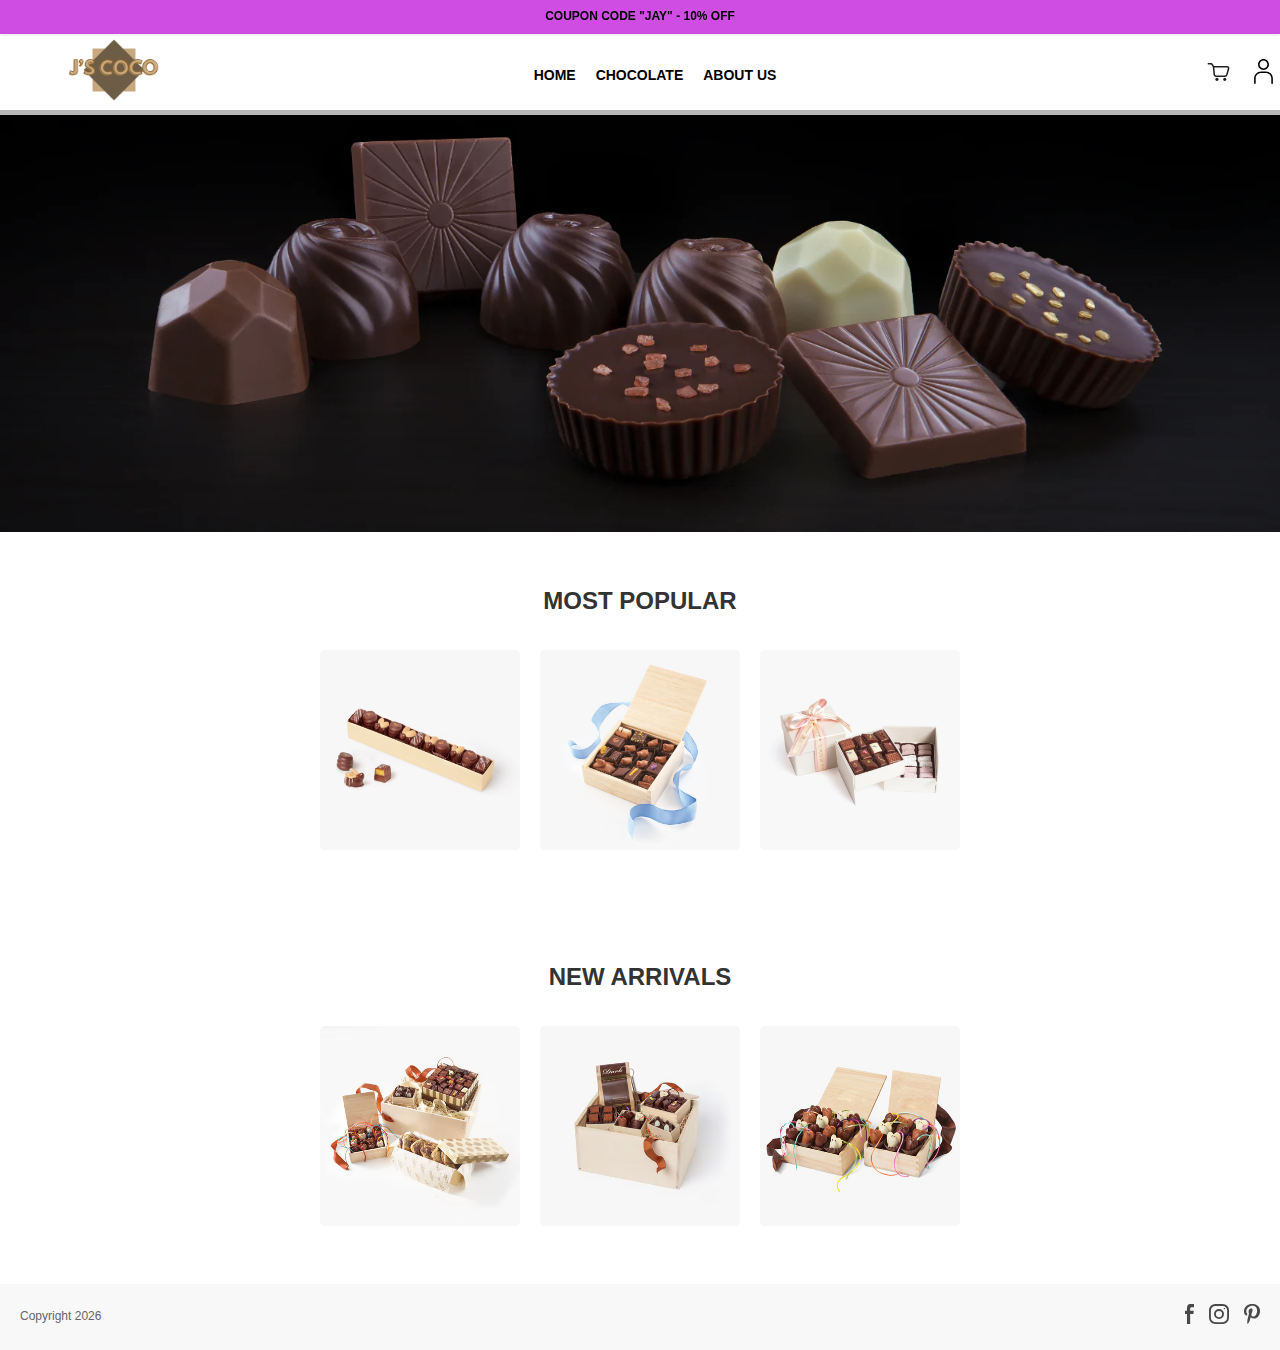
<file: index.html>
<!DOCTYPE html>
<html lang="en">
<head>
    <meta charset="UTF-8">
    <meta name="viewport" content="width=device-width, initial-scale=1.0">
    <link rel="stylesheet" href="Styles/Shared.css">
    <link rel="stylesheet" href="Styles/Home.css">
    <script src="Scripts/auto-coupon.js"></script>

    <link rel="icon" type="image/x-icon" href="Images/Icons/LogoMain.png">
    <title>J's Coco</title>
</head>
<body>
    <header>
        <div class="coupon-slider">
            <div class="coupon-slides"></div>
        </div>
        <img class="main-logo" src="Images/Icons/LogoMain.png" alt="logo">

        <nav class="header-nav">
            <a href="index.html">HOME</a>
            <a href="shop.html">CHOCOLATE</a>
            <a href="About.html">ABOUT US</a>
        </nav>

        <div class="header-icons">
            <a href="Cart.html"><img src="Images/Icons/shopping-cart.svg" alt="cart"></a>
            <a href="Account.html"><img src="Images/Icons/user-icon.svg" alt="user"></a>
        </div>
    </header>   
    <main>
        <div class="display-header">
            <img src="Images/Slides/Chocolate_Banner2.png" alt="Banner">
        </div>
        <section class="product-listing">
            <h2>MOST POPULAR</h2>
            <div class="product-grid">
                <div class="product-item">
                    <a href=""><img src="Images/Products/Chocolate1.jpg" alt="Chocolate1"></a>
                    <div class="product-title">Dark Chocolate Box</div>
                </div>
                <div class="product-item">
                    <a href=""><img src="Images/Products/Chocolate2.jpg" alt="Chocolate2"></a>
                    <div class="product-title">Milk Chocolate Collection</div>
                </div>
                <div class="product-item">
                    <a href=""><img src="Images/Products/Chocolate3.jpg" alt="Chocolate3"></a>
                    <div class="product-title">Assorted Truffles</div>
                </div>
            </div>
        </section>

        <section class="product-listing">
            <h2>NEW ARRIVALS</h2>
            <div class="product-grid">
                <div class="product-item">
                    <a href=""><img src="Images/Products/ChocolateBundle1.png" alt="ChocolateBundle1"></a>
                    <div class="product-title">Holiday Gift Set</div>
                </div>
                <div class="product-item">
                    <a href=""><img src="Images/Products/ChocolateBundle2.png" alt="ChocolateBundle2"></a>
                    <div class="product-title">Premium Collection</div>
                </div>
                <div class="product-item">
                    <a href=""><img src="Images/Products/ChocolateBundle3.png" alt="ChocolateBundle3"></a>
                    <div class="product-title">Luxury Chocolate Box</div>
                </div>
            </div>
        </section>
    </main>
    <footer>
        <span>Copyright <script>document.write(new Date().getFullYear());</script></span>
        <div class="social">
            <a href="https://fb.com"><img src="Images/Icons/facebook.svg" alt="facebook"></a>
            <a href="https://www.instagram.com/"><img src="Images/Icons/instagram.svg" alt="instagram"></a>
            <a href="https://www.pinterest.com/"><img src="Images/Icons/pinterest.svg" alt="pinterest"></a>
        </div>
    </footer>
</body>
</html>
</file>
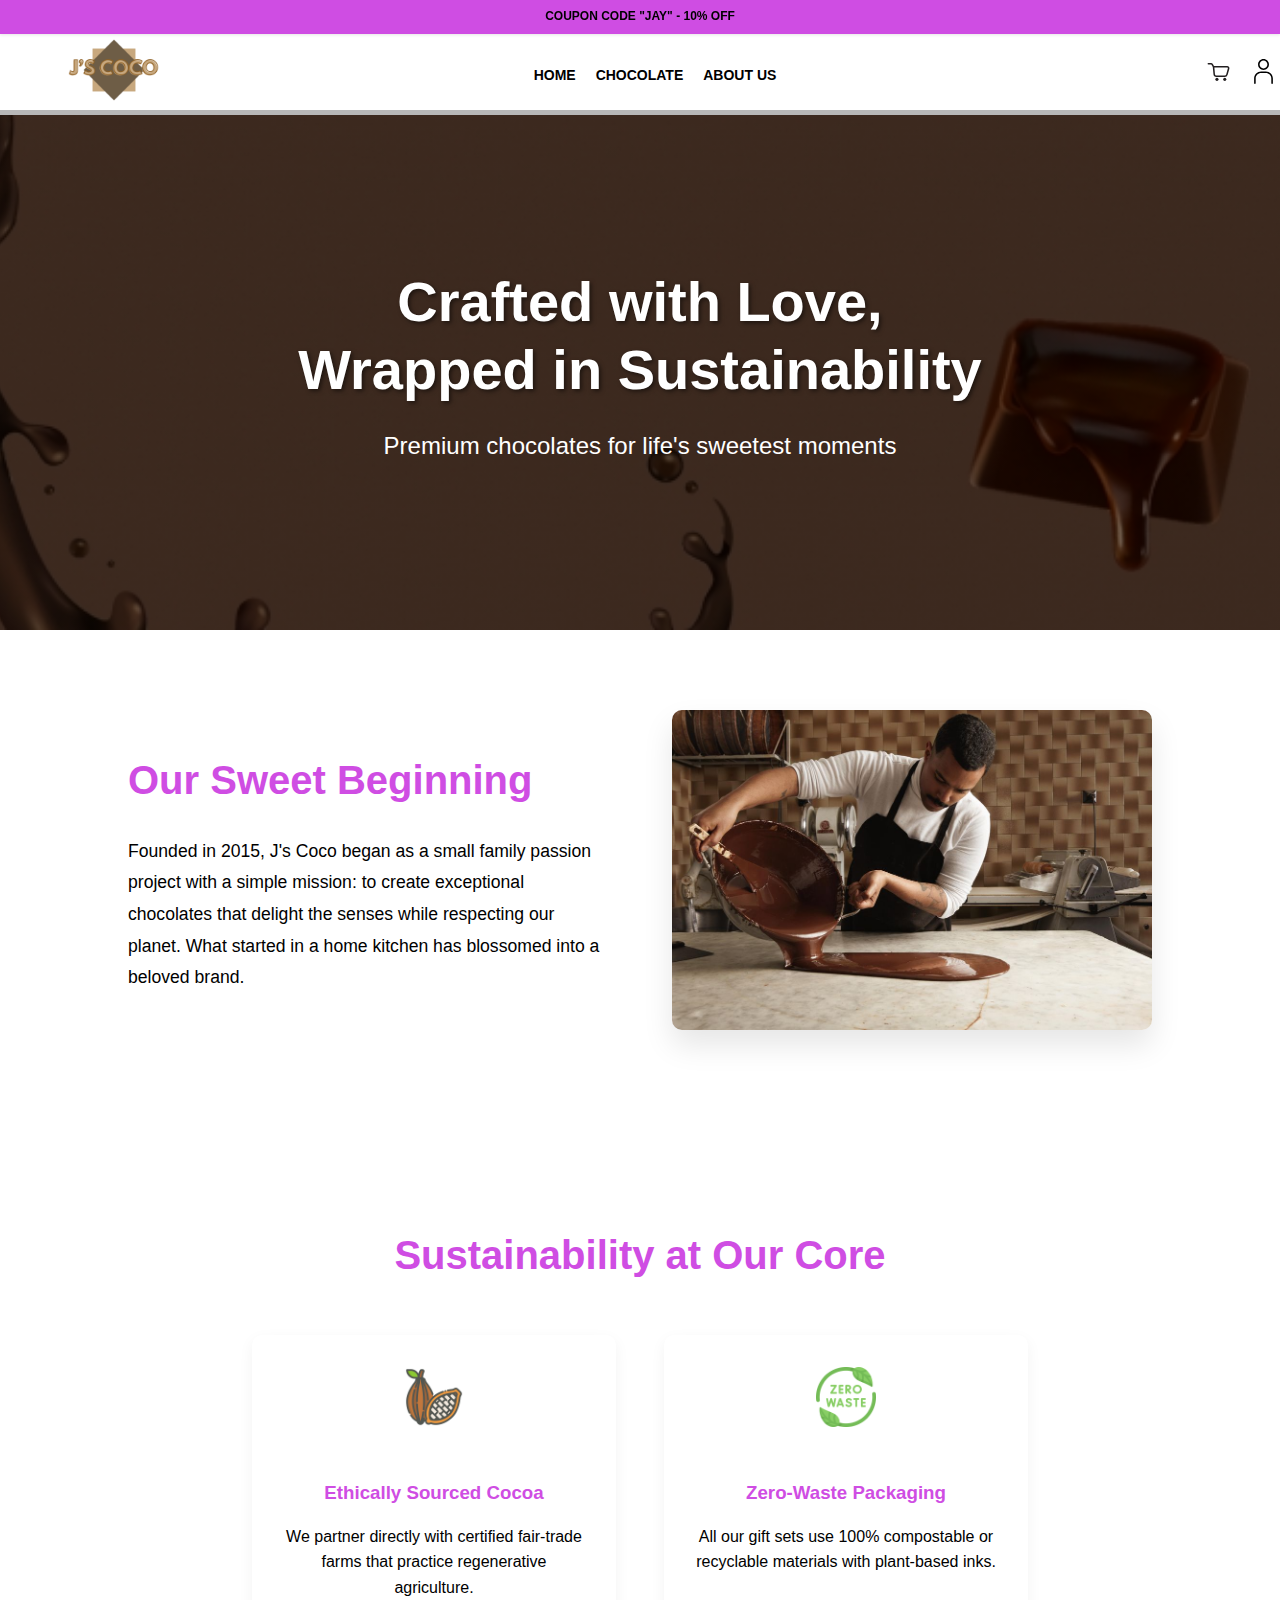
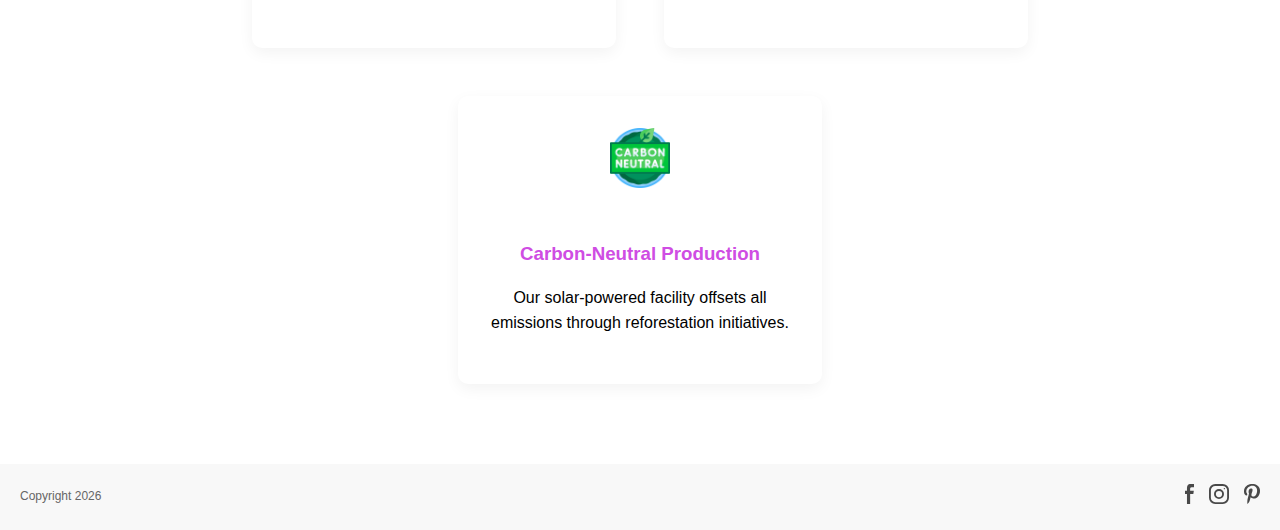
<file: About.html>
<!DOCTYPE html>
<html lang="en">

<head>
    <meta charset="UTF-8">
    <meta name="viewport" content="width=device-width, initial-scale=1.0">
    <link rel="stylesheet" href="Styles/Shared.css">
    <link rel="stylesheet" href="Styles/About.css">
    <script src="Scripts/auto-coupon.js"></script>

    <link rel="icon" type="image/x-icon" href="Images/Icons/LogoMain.png">
    <title>J's Coco</title>
</head>

<body>
    <header>
        <div class="coupon-slider">
            <div class="coupon-slides"></div>
        </div>
        <img class="main-logo" src="Images/Icons/LogoMain.png" alt="logo">

        <nav class="header-nav">
            <a href="index.html">HOME</a>
            <a href="shop.html">CHOCOLATE</a>
            <a href="About.html">ABOUT US</a>
        </nav>

        <div class="header-icons">
            <a href="Cart.html"><img src="Images/Icons/shopping-cart.svg" alt="cart"></a>
            <a href="Account.html"><img src="Images/Icons/user-icon.svg" alt="user"></a>
        </div>
    </header>
    <main>
        <section class="about-hero">
            <div class="hero-content">
                <h1>Crafted with Love,<br>Wrapped in Sustainability</h1>
                <p>Premium chocolates for life's sweetest moments</p>
            </div>
        </section>

        <section class="our-story">
            <div class="story-content">
                <h2>Our Sweet Beginning</h2>
                <p>Founded in 2015, J's Coco began as a small family passion project with a simple mission: to create
                    exceptional chocolates that delight the senses while respecting our planet. What started in a home
                    kitchen has blossomed into a beloved brand.</p>
            </div>
            <div class="story-image">
                <img src="Images/Slides/chef-make-chocolate.jpg" alt="making-chocolate">
            </div>
        </section>

        <section class="eco-commitment">
            <h2>Sustainability at Our Core</h2>
            <div class="eco-features">
                <div class="eco-card">
                    <img src="Images/Icons/cocoa.png" alt="cocoa">
                    <h3>Ethically Sourced Cocoa</h3>
                    <p>We partner directly with certified fair-trade farms that practice regenerative agriculture.</p>
                </div>
                <div class="eco-card">
                    <img src="Images/Icons/zero-waste.png" alt="no-waste">
                    <h3>Zero-Waste Packaging</h3>
                    <p>All our gift sets use 100% compostable or recyclable materials with plant-based inks.</p>
                </div>
                <div class="eco-card">
                    <img src="Images/Icons/carbon-neutral.png" alt="carbon-neutral">
                    <h3>Carbon-Neutral Production</h3>
                    <p>Our solar-powered facility offsets all emissions through reforestation initiatives.</p>
                </div>
            </div>
        </section>
    </main>
    <footer>
        <span>Copyright
            <script>document.write(new Date().getFullYear());</script>
        </span>
        <div class="social">
            <a href="https://fb.com"><img src="Images/Icons/facebook.svg" alt="facebook"></a>
            <a href="https://www.instagram.com/"><img src="Images/Icons/instagram.svg" alt="instagram"></a>
            <a href="https://www.pinterest.com/"><img src="Images/Icons/pinterest.svg" alt="pinterest"></a>
        </div>
    </footer>
</body>

</html>
</file>
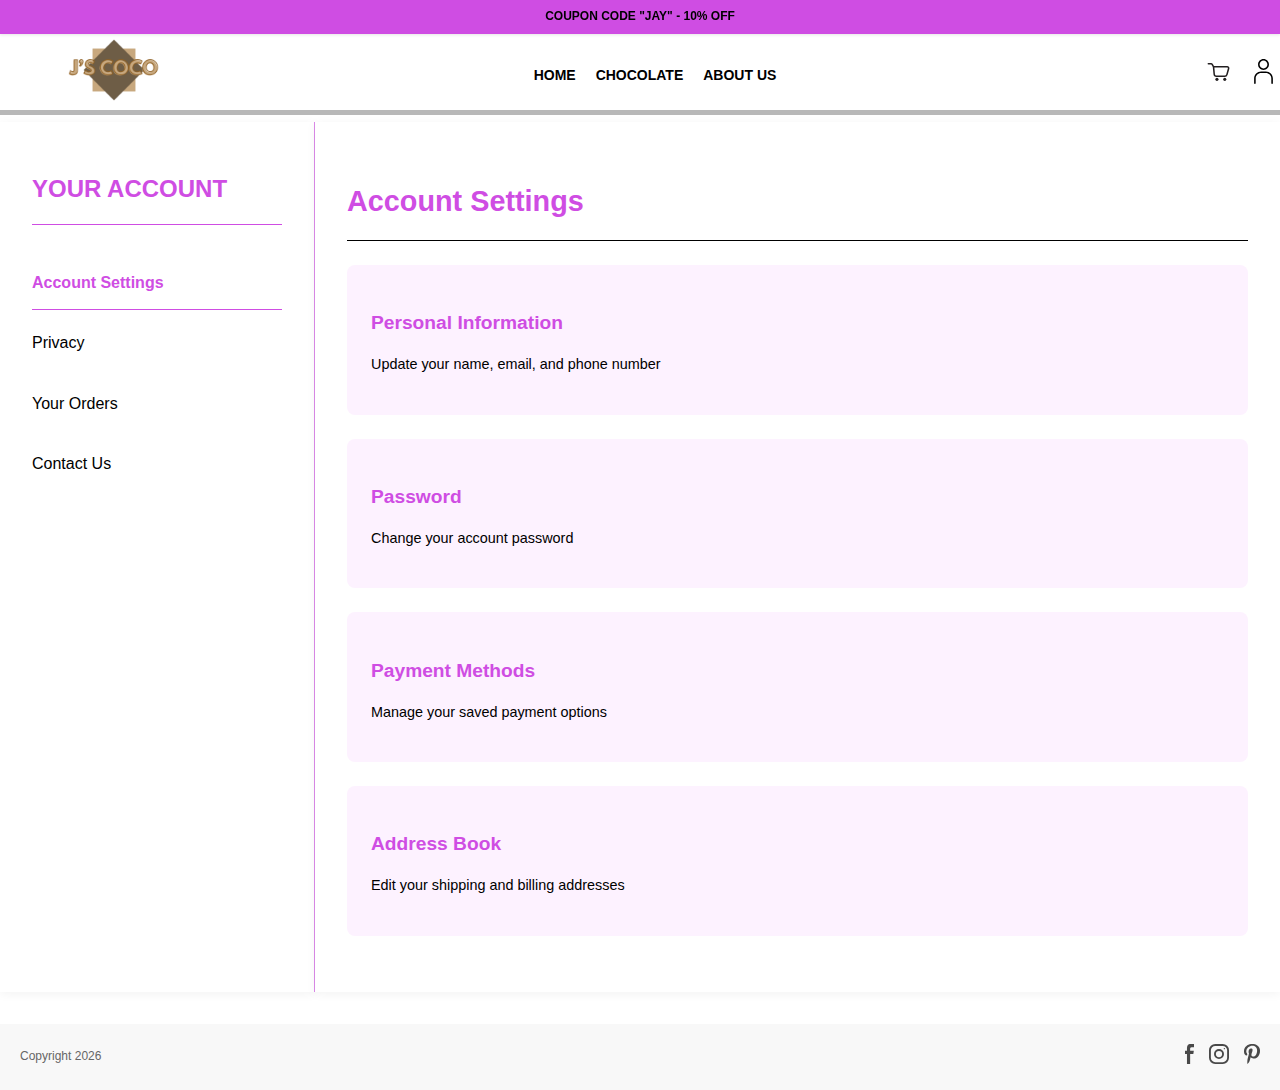
<file: Account.html>
<!DOCTYPE html>
<html lang="en">
<head>
    <meta charset="UTF-8">
    <meta name="viewport" content="width=device-width, initial-scale=1.0">
    <link rel="stylesheet" href="Styles/Home.css">
    <link rel="stylesheet" href="Styles/Shared.css">
    <link rel="stylesheet" href="Styles/Account.css">
    <script src="Scripts/auto-coupon.js"></script>
    <script src="Scripts/account.js"></script>

    <link rel="icon" type="image/x-icon" href="Images/Icons/LogoMain.png">
    <title>J's Coco</title>
</head>
<body>
    <header>
        <div class="coupon-slider">
            <div class="coupon-slides"></div>
        </div>
        <img class="main-logo" src="Images/Icons/LogoMain.png" alt="logo">

        <nav class="header-nav">
            <a href="index.html">HOME</a>
            <a href="shop.html">CHOCOLATE</a>
            <a href="About.html">ABOUT US</a>
        </nav>

        <div class="header-icons">
            <a href="Cart.html"><img src="Images/Icons/shopping-cart.svg" alt="cart"></a>
            <a href="Account.html"><img src="Images/Icons/user-icon.svg" alt="user"></a>
        </div>
    </header>   
    <main>
        <div class="account-nav">
            <h1>YOUR ACCOUNT</h1>
            <div class="nav-item active" onclick="showSection('account-settings')">Account Settings</div>
            <div class="nav-item" onclick="showSection('privacy')">Privacy</div>
            <div class="nav-item" onclick="showSection('your-orders')">Your Orders</div>
            <div class="nav-item"><a href="Contact.html">Contact Us</a></div>
        </div>
        
        <div class="account-content">
            <div id="account-settings" class="content-section active">
                <div class="account-settings">
                    <h2>Account Settings</h2>
                    <div class="setting-group">
                        <h3>Personal Information</h3>
                        <p>Update your name, email, and phone number</p>
                    </div>
                    <div class="setting-group">
                        <h3>Password</h3>
                        <p>Change your account password</p>
                    </div>
                    <div class="setting-group">
                        <h3>Payment Methods</h3>
                        <p>Manage your saved payment options</p>
                    </div>
                    <div class="setting-group">
                        <h3>Address Book</h3>
                        <p>Edit your shipping and billing addresses</p>
                    </div>
                </div>
            </div>
            
            <div id="privacy" class="content-section">
                <div class="privacy-settings">
                    <h2>Privacy Settings</h2>
                    <div class="privacy-options">
                        <div class="privacy-option">
                            <h3>Data Sharing Preferences</h3>
                            <p>Control how we use your data for personalization</p>
                        </div>
                        <div class="privacy-option">
                            <h3>Email Notifications</h3>
                            <p>Manage what emails you receive from us</p>
                        </div>
                    </div>
                </div>
            </div>
            
            <div id="your-orders" class="content-section">
                <div class="orders-section">
                    <h2>Your Orders</h2>
                    <div class="orders-list">
                        <div class="order-item">
                            <p><strong>5:46pm May 1st 2025</strong></p>
                            <p>Order #JB2025-5834-6969</p>
                            <p>Status: Delivered</p>
                        </div>
                        
                        <div class="order-item">
                            <p><strong>3:42pm April 24th 2025</strong></p>
                            <p>Order #JB2025-2949-1111</p>
                            <p>Status: Shipped</p>
                        </div>
                    </div>
                </div>
            </div>
        </div>
    </main>
    <footer>
        <span>Copyright <script>document.write(new Date().getFullYear());</script></span>
        <div class="social">
            <a href="https://fb.com"><img src="Images/Icons/facebook.svg" alt="facebook"></a>
            <a href="https://www.instagram.com/"><img src="Images/Icons/instagram.svg" alt="instagram"></a>
            <a href="https://www.pinterest.com/"><img src="Images/Icons/pinterest.svg" alt="pinterest"></a>
        </div>
    </footer>
</body>
</html>
</file>
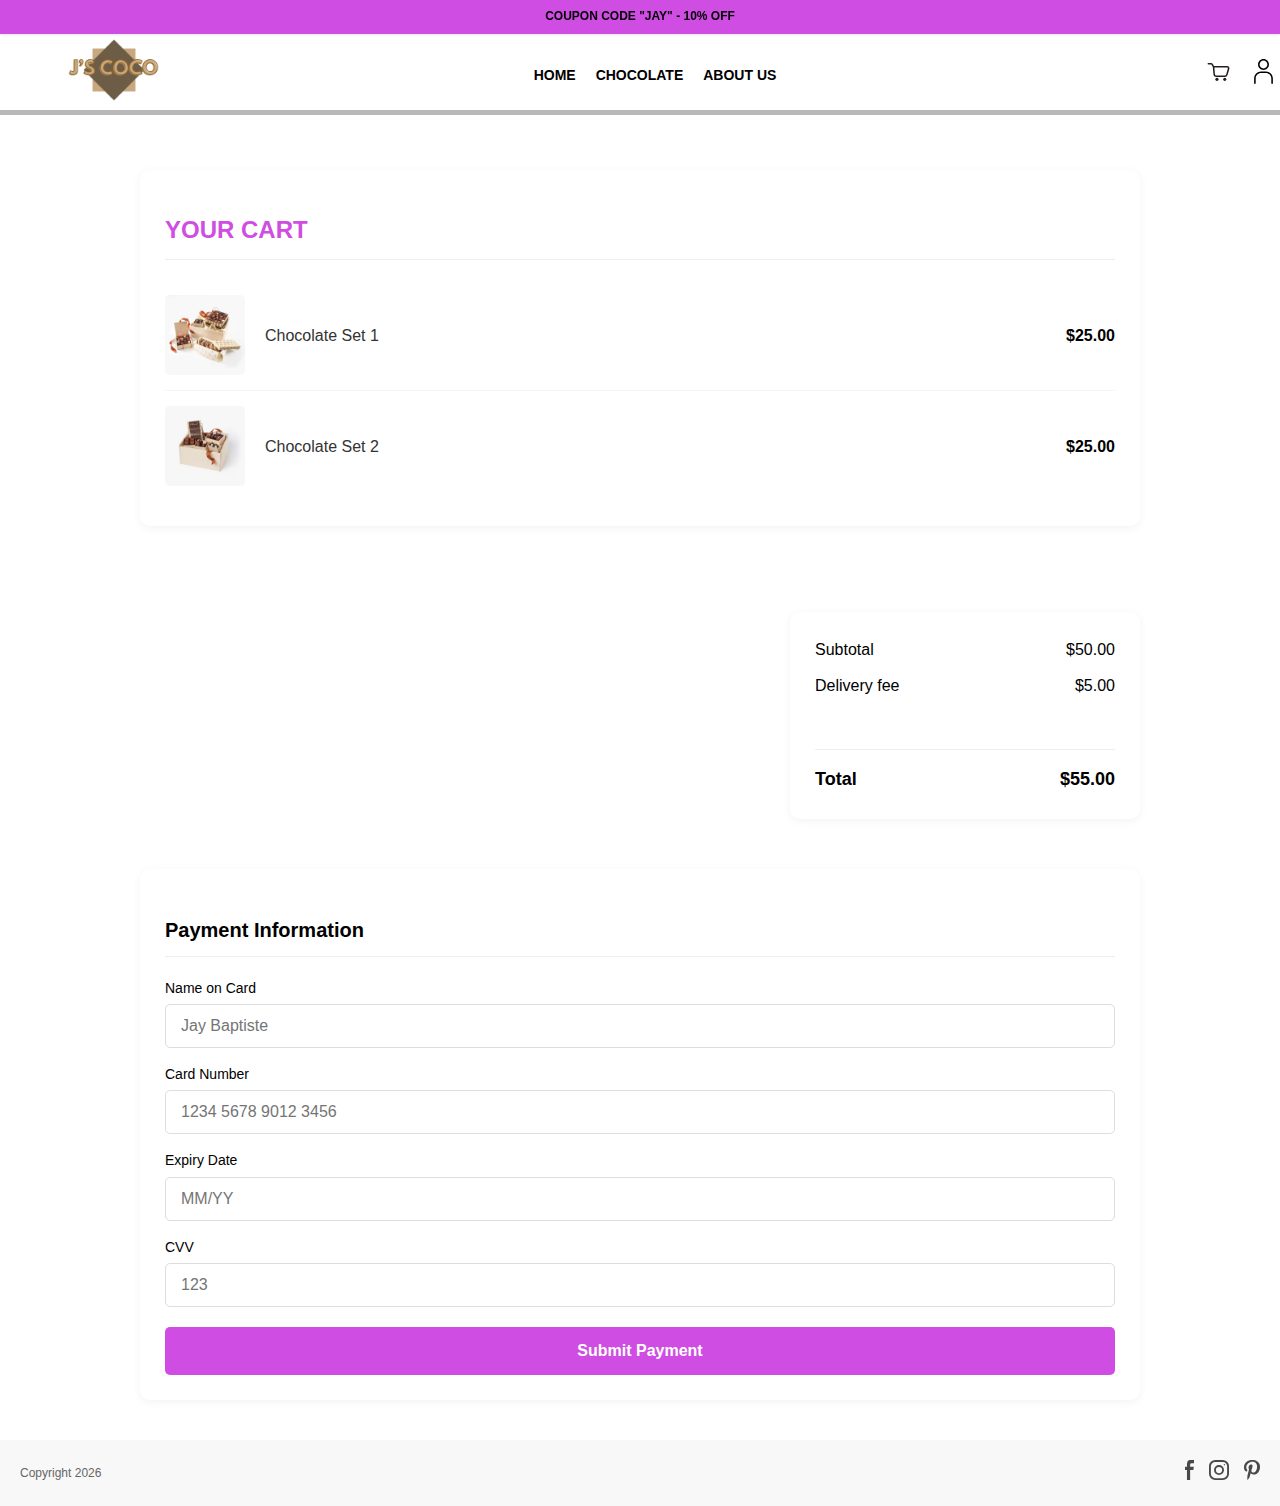
<file: Cart.html>
<!DOCTYPE html>
<html lang="en">
<head>
    <meta charset="UTF-8">
    <meta name="viewport" content="width=device-width, initial-scale=1.0">
    <link rel="stylesheet" href="Styles/Shared.css">
    <link rel="stylesheet" href="Styles/Cart.css">
    <script src="Scripts/auto-coupon.js"></script>

    <link rel="icon" type="image/x-icon" href="Images/Icons/LogoMain.png">
    <title>J's Coco</title>
</head>
<body>
    <header>
        <div class="coupon-slider">
            <div class="coupon-slides"></div>
        </div>
        <img class="main-logo" src="Images/Icons/LogoMain.png" alt="logo">

        <nav class="header-nav">
            <a href="index.html">HOME</a>
            <a href="shop.html">CHOCOLATE</a>
            <a href="About.html">ABOUT US</a>
        </nav>

        <div class="header-icons">
            <a href="Cart.html"><img src="Images/Icons/shopping-cart.svg" alt="cart"></a>
            <a href="Account.html"><img src="Images/Icons/user-icon.svg" alt="user"></a>
        </div>
    </header>   
    <main>
        <div class="cart-items">
            <h1>YOUR CART</h1>
            <div class="item">
                <img src="Images/Products/ChocolateBundle1.png" alt="ChocolateBundle1">
                <span>Chocolate Set 1</span>
                <span>$25.00</span>
            </div>
            <div class="item">
                <img src="Images/Products/ChocolateBundle2.png" alt="ChocolateBundle2">
                <span>Chocolate Set 2</span>
                <span>$25.00</span>
            </div>
        </div>
        <br>
        <div class="cart-summary">
            <div class="item">
                <span>Subtotal</span>
                <span>$50.00</span>
            </div>
            <div class="item">
                <span>Delivery fee</span>
                <span>$5.00</span>
            </div>
            <br>
            <div class="total">
                <span>Total</span>
                <span id="total">$55.00</span>
            </div>
        </div>

        <div class="payment-details">
            <h3>Payment Information</h3>
            <label for="name">Name on Card</label>
            <input type="text" id="name" placeholder="Jay Baptiste">

            <label for="card-number">Card Number</label>
            <input type="text" id="card-number" placeholder="1234 5678 9012 3456">
            <br>
            <label for="expiry">Expiry Date</label>
            <input type="text" id="expiry" placeholder="MM/YY">

            <label for="cvv">CVV</label>
            <input type="number" id="cvv" placeholder="123">

            <br>
            <button onclick="alert('Payment submitted!')">Submit Payment</button>
        </div>
        </section>
    </main>
    <footer>
        <span>Copyright <script>document.write(new Date().getFullYear());</script></span>
        <div class="social">
            <a href="https://fb.com"><img src="Images/Icons/facebook.svg" alt="facebook"></a>
            <a href="https://www.instagram.com/"><img src="Images/Icons/instagram.svg" alt="instagram"></a>
            <a href="https://www.pinterest.com/"><img src="Images/Icons/pinterest.svg" alt="pinterest"></a>
        </div>
    </footer>
</body>
</html>
</file>
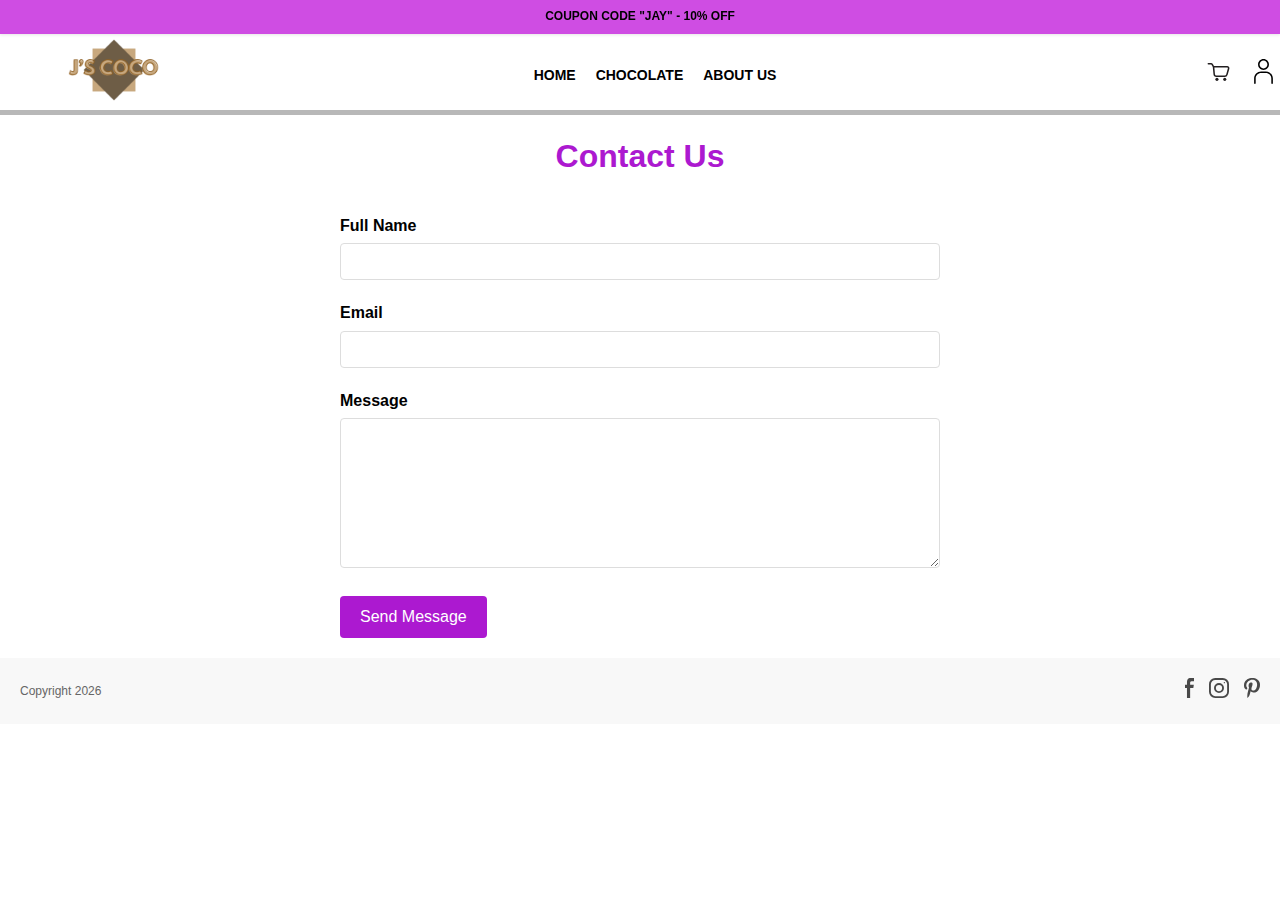
<file: Contact.html>
<!DOCTYPE html>
<html lang="en">
<head>
    <meta charset="UTF-8">
    <meta name="viewport" content="width=device-width, initial-scale=1.0">
    <link rel="stylesheet" href="Styles/Shared.css">
    <link rel="stylesheet" href="Styles/Contact.css">
    <script src="Scripts/auto-coupon.js"></script>

    <link rel="icon" type="image/x-icon" href="Images/Icons/LogoMain.png">
    <title>J's Coco</title>
</head>
<body>
    <header>
        <div class="coupon-slider">
            <div class="coupon-slides"></div>
        </div>
        <img class="main-logo" src="Images/Icons/LogoMain.png" alt="logo">

        <nav class="header-nav">
            <a href="index.html">HOME</a>
            <a href="shop.html">CHOCOLATE</a>
            <a href="About.html">ABOUT US</a>
        </nav>

        <div class="header-icons">
            <a href="Cart.html"><img src="Images/Icons/shopping-cart.svg" alt="cart"></a>
            <a href="Account.html"><img src="Images/Icons/user-icon.svg" alt="user"></a>
        </div>
    </header>   
    <main>
        <section class="contact-page">
            <div class="contact-form">
                <h1 class="contact-header">Contact Us</h1>
                <form action="#" method="POST">
                    <div class="form-group">
                        <label for="fullname">Full Name</label>
                        <input type="text" id="fullname" name="fullname" required>
                    </div>
                    
                    <div class="form-group">
                        <label for="email">Email</label>
                        <input type="email" id="email" name="email" required>
                    </div>
                    
                    <div class="form-group">
                        <label for="message">Message</label>
                        <textarea id="message" name="message" required></textarea>
                    </div>
                    
                    <button type="submit" class="submit-btn">Send Message</button>
                </form>
            </div>
        </section>
    </main>
    <footer>
        <span>Copyright <script>document.write(new Date().getFullYear());</script></span>
        <div class="social">
            <a href="https://fb.com"><img src="Images/Icons/facebook.svg" alt="facebook"></a>
            <a href="https://www.instagram.com/"><img src="Images/Icons/instagram.svg" alt="instagram"></a>
            <a href="https://www.pinterest.com/"><img src="Images/Icons/pinterest.svg" alt="pinterest"></a>
        </div>
    </footer>
</body>
</html>
</file>
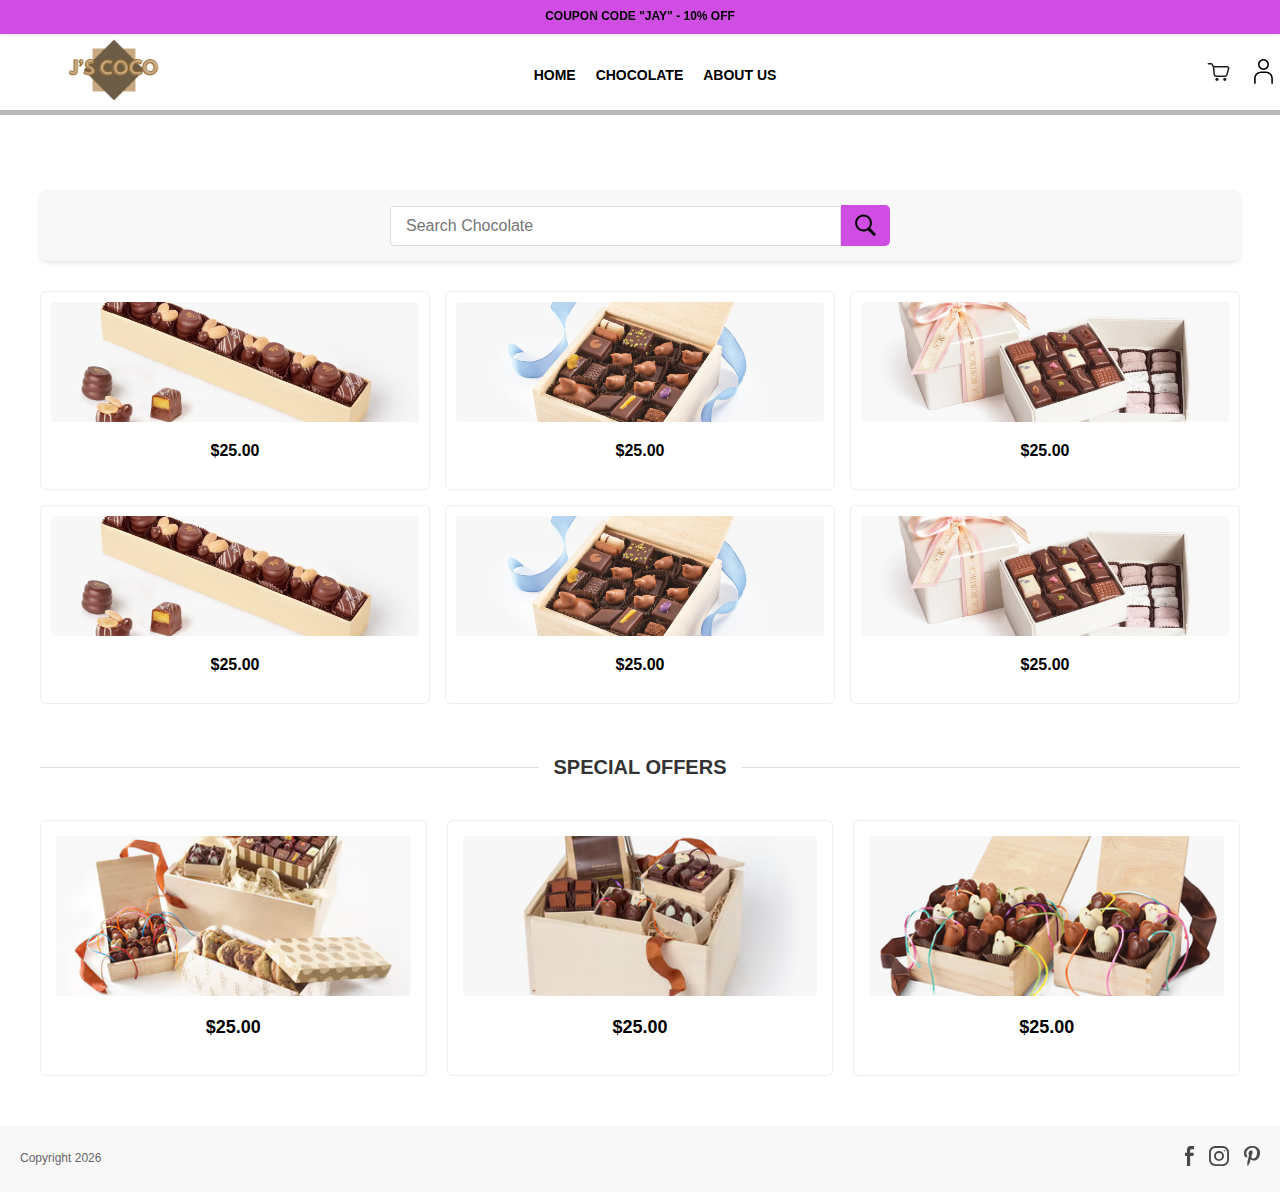
<file: shop.html>
<!DOCTYPE html>
<html lang="en">
<head>
    <meta charset="UTF-8">
    <meta name="viewport" content="width=device-width, initial-scale=1.0">
    <link rel="stylesheet" href="Styles/Shared.css">
    <link rel="stylesheet" href="Styles/Shop.css">
    <script src="Scripts/auto-coupon.js"></script>

    <link rel="icon" type="image/x-icon" href="Images/Icons/LogoMain.png">
    <title>J's Coco</title>
</head>
<body>
    <header>
        <div class="coupon-slider">
            <div class="coupon-slides"></div>
        </div>
        <img class="main-logo" src="Images/Icons/LogoMain.png" alt="logo">

        <nav class="header-nav">
            <a href="index.html">HOME</a>
            <a href="shop.html">CHOCOLATE</a>
            <a href="About.html">ABOUT US</a>
        </nav>

        <div class="header-icons">
            <a href="Cart.html"><img src="Images/Icons/shopping-cart.svg" alt="cart"></a>
            <a href="Account.html"><img src="Images/Icons/user-icon.svg" alt="user"></a>
        </div>
    </header>   
    <main>
        <div class="search-banner">
            <form>
                <input type="text" id="search" name="search" placeholder="Search Chocolate">
                <input type="image" src="Images/Icons/search.svg" alt="Search" width="100" height="50">
            </form>
        </div>
        <section class="shop-display">
            <div class="list-product">
                <img src="Images/Products/Chocolate1.jpg" alt="Chocolate1">
                <h3>$25.00</h3>
            </div>
            <div class="list-product">
                <img src="Images/Products/Chocolate2.jpg" alt="Chocolate1">
                <h3>$25.00</h3>
            </div>
            <div class="list-product">
                <img src="Images/Products/Chocolate3.jpg" alt="Chocolate1">
                <h3>$25.00</h3>
            </div>
            <div class="list-product">
                <img src="Images/Products/Chocolate1.jpg" alt="Chocolate1">
                <h3>$25.00</h3>
            </div>
            <div class="list-product">
                <img src="Images/Products/Chocolate2.jpg" alt="Chocolate1">
                <h3>$25.00</h3>
            </div>
           <div class="list-product">
                <img src="Images/Products/Chocolate3.jpg" alt="Chocolate1">
                <h3>$25.00</h3>
            </div>
        </section>
        <div class="banner-title">
            <h2>SPECIAL OFFERS</h2>
        </div>
        <section class="offer-display">
            <div class="big-product-item">
                <img src="Images/Products/ChocolateBundle1.png" alt="ChocolateBundle1">
                <h3>$25.00</h3>
            </div>
            <div class="big-product-item">
                <img src="Images/Products/ChocolateBundle2.png" alt="ChocolateBundle2">
                <h3>$25.00</h3>
            </div>
            <div class="big-product-item">
                <img src="Images/Products/ChocolateBundle3.png" alt="ChocolateBundle3">
                <h3>$25.00</h3>
            </div>
        </section>
    </main>
    <footer>
        <span>Copyright <script>document.write(new Date().getFullYear());</script></span>
        <div class="social">
            <a href="https://fb.com"><img src="Images/Icons/facebook.svg" alt="facebook"></a>
            <a href="https://www.instagram.com/"><img src="Images/Icons/instagram.svg" alt="instagram"></a>
            <a href="https://www.pinterest.com/"><img src="Images/Icons/pinterest.svg" alt="pinterest"></a>
        </div>
    </footer>
</body>
</html>
</file>
<file: Styles/Shared.css>
body {
    background-color: #fff;
    color: #000000;
    line-height: 1.6;
    padding-top: 24px;
    margin: 0;
    padding: 0;
    box-sizing: border-box;
    font-family: Arial, sans-serif;
}

.coupon-slider {
    position: fixed;
    top: 0;
    left: 0;
    width: 100%;
    background-color: #cf4de3;
    text-align: center;
    padding: 5px 0;
    font-weight: bold;
    font-size: 12px;
    z-index: 1000;
    height: 24px;
    display: flex;
    align-items: center;
    justify-content: center;
    box-shadow: 0 1px 3px rgba(0, 0, 0, 0.1);
}

.coupon-slides {
    display: flex;
    transition: transform 0.5s ease-in-out;
    height: 100%;
    width: 100%;
}

.slide {
    flex: 0 0 100%;
    display: flex;
    align-items: center;
    justify-content: center;
    white-space: nowrap;
}

header {
    display: flex;
    justify-content: space-between;
    align-items: center;
    padding: 12px 5% 8px;
    background-color: #fff;
    border-bottom: 5px solid #b8b8b8;
    position: sticky;
    top: 25px;
    z-index: 999;
    height: 90px;
    max-width: 100%;
    width: 100%;
    box-sizing: border-box;
}

.main-logo {
    height: 100px;
    width: auto;
    align-self: center;
}

.header-nav {
    display: flex;
    gap: 20px;
    margin: 0 auto;
    padding-bottom: 10;
    align-items: center;
}

.header-nav a {
    text-decoration: none;
    color: #000000;
    font-weight: bold;
    text-transform: uppercase;
    font-size: 14px;
}

.header-icons {
    display: flex;
    left: 60px;
    gap: 20px;
    object-fit: contain;
    min-width: 24px;
}

.header-nav,
.header-icons {
    position: relative;
    top: 6px;
}

header img:not(.main-logo) {
    height: 25px;
    width: auto;
}

.display-header img {
    width: 100%;
    height: auto;
    display: block;
}

footer {
    background-color: #f8f8f8;
    padding: 20px;
    text-align: center;
    font-size: 12px;
    color: #666;
    display: flex;
    justify-content: space-between;
    align-items: center;
}

.social {
    display: flex;
    gap: 15px;
}

.social img {
    filter: brightness(0);
    height: 20px;
    width: auto;
    opacity: 0.7;
    transition: opacity 0.3s;
}

.social img:hover {
    opacity: 1;
}

@media (max-width: 850px) {
    body {
        padding-top: 22px;
    }

    .coupon-slider {
        height: 22px;
        font-size: 11px;
    }

    header {
        top: 22px;
        height: 56px;
        padding: 10px 15px;
    }

    .main-logo {
        height: 32px;
    }

    .header-nav {
        gap: 10px;
        margin-left: 15px;
        padding: 0 10px;
        font-size: 12px;
    }

    .header-nav a {
        font-size: 12px;
    }

    .header-nav,
    .header-icons {
        top: 2px;
    }

    .header-icons {
        gap: 10px;
        left: auto;
        height: 25px;
    }

    .product-item {
        width: 45%;
    }

    .product-title {
        opacity: 1;
        bottom: -25px;
    }
}
</file>
<file: Styles/Home.css>
.product-listing {
    padding: 30px 20px;
    text-align: center;
    position: relative;
}
.product-listing h2 {
    font-size: 24px;
    margin-bottom: 30px;
    text-transform: uppercase;
    color: #333;
    position: relative;
    display: block;
    text-align: center;
    width: 100%;
}
.product-grid {
    display: flex;
    flex-wrap: wrap;
    justify-content: center;
    gap: 20px;
    margin-top: 20px;
}
.product-item {
    width: 30%;
    max-width: 200px;
    position: relative;
    margin-bottom: 20px;
    transition: all 0.3s ease;
}
.product-item img {
    width: 100%;
    height: auto;
    border-radius: 5px;
    transition: transform 0.3s ease;
}
.product-title {
    position: absolute;
    bottom: -25px;
    left: 0;
    right: 0;
    text-align: center;
    font-size: 14px;
    font-weight: bold;
    color: #333;
    padding: 5px 0;
    opacity: 0;
    transition: opacity 0.3s ease, bottom 0.3s ease;
}
.product-item:hover {
    transform: translateY(-5px);
}
.product-item:hover img {
    transform: scale(1.03);
    box-shadow: 0 5px 15px rgba(0,0,0,0.1);
}
.product-item:hover .product-title {
    opacity: 1;
    bottom: -30px;
}
</file>
<file: Styles/About.css>
.about-hero {
    background-image: 
        linear-gradient(rgba(0, 0, 0, 0.5), rgba(0, 0, 0, 0.5)),
        url('../Images/Slides/chocolate_banner.jpg');
    background-position: center;
    background-size: cover;
    background-repeat: no-repeat;
    height: 60vh;
    display: flex;
    align-items: center;
    justify-content: center;
    text-align: center;
    color: white;
    position: relative;
}

.hero-content h1 {
    font-size: 3.5rem;
    margin-bottom: 1rem;
    text-shadow: 2px 2px 4px rgba(0, 0, 0, 0.5);
    line-height: 1.2;
}

.hero-content p {
    font-size: 1.5rem;
    font-weight: 300;
}

.our-story {
    display: flex;
    padding: 5rem 10%;
    gap: 4rem;
    align-items: center;
}

.story-content {
    flex: 1;
}

.story-content h2 {
    font-size: 2.5rem;
    color: #cf4de3;
    margin-bottom: 1.5rem;
}

.story-content p {
    font-size: 1.1rem;
    line-height: 1.8;
    margin-bottom: 2rem;
    color: #000000;
}

.story-image {
    flex: 1;
    border-radius: 10px;
    overflow: hidden;
    box-shadow: 0 15px 30px rgba(0, 0, 0, 0.1);
    transition: transform 0.3s ease;
}

.story-image:hover {
    transform: translateY(-10px);
}

.story-image img {
    width: 100%;
    height: auto;
    display: block;
}

.eco-commitment {
    background-color: #ffffff;
    padding: 5rem 10%;
    text-align: center;
}

.eco-badge {
    display: inline-flex;
    align-items: center;
    background-color: #4CAF50;
    color: white;
    padding: 0.5rem 1.5rem;
    border-radius: 50px;
    margin-bottom: 1.5rem;
}

.eco-badge img {
    height: 20px;
    margin-right: 0.5rem;
}

.eco-commitment h2 {
    font-size: 2.5rem;
    color: #cf4de3;
    margin-bottom: 3rem;
}

.eco-features {
    display: flex;
    justify-content: center;
    gap: 3rem;
    flex-wrap: wrap;
}

.eco-card {
    background: white;
    padding: 2rem;
    border-radius: 10px;
    width: 300px;
    box-shadow: 0 5px 15px rgba(0, 0, 0, 0.05);
    transition: transform 0.3s ease, box-shadow 0.3s ease;
}

.eco-card:hover {
    transform: translateY(-10px);
    box-shadow: 0 15px 30px rgba(0, 0, 0, 0.1);
}

.eco-card img {
    height: 60px;
    margin-bottom: 1.5rem;
}

.eco-card h3 {
    color: #cf4de3;
    margin-bottom: 1rem;
}

.eco-card p {
    color: #000000;
    line-height: 1.6;
}

@media (max-width: 800px) {
    .our-story{
        flex-direction: column;
    }

    .hero-content h1 {
        font-size: 2.5rem;
    }
    
    .hero-content p {
        font-size: 1.2rem;
    }
    
    .our-story, .eco-commitment {
        padding: 3rem 5%;
    }
}
</file>
<file: Styles/Account.css>
main {
    display: flex;
    min-height: calc(100vh - 120px);
    background-color: #ffffff;
    padding: 2rem 0;
}

.account-nav {
    width: 250px;
    padding: 2rem;
    background-color: #fff;
    box-shadow: 0 2px 10px rgba(0, 0, 0, 0.05);
    border-right: 1px solid #dc8ae9;
}

.account-nav h1 {
    font-size: 1.5rem;
    color: #cf4de3;
    margin-bottom: 2rem;
    padding-bottom: 1rem;
    border-bottom: 1px solid #cf4de3;
}

.nav-item,.nav-item a {
    padding: 0.8rem 0;
    margin: 0.5rem 0;
    cursor: pointer;
    color: #000000;
    font-weight: 500;
    transition: all 0.3s ease;
    border-bottom: 1px solid transparent;
    text-decoration: none;
}
.nav-item:hover,.nav-item a:hover {
    color:#cf4de3;
}

.nav-item.active,.nav-item a.active  {
    color: #cf4de3;
    font-weight: 600;
    border-bottom: 1px solid #cf4de3;
}

.account-content {
    flex: 1;
    padding: 2rem;
    background-color: #fff;
    box-shadow: 0 2px 10px rgba(0, 0, 0, 0.05);
}

.content-section {
    display: none;
}

.content-section.active {
    display: block;
}

.account-settings h2,
.privacy-settings h2,
.orders-section h2 {
    font-size: 1.8rem;
    color: #cf4de3;
    margin-bottom: 1.5rem;
    padding-bottom: 1rem;
    border-bottom: 1px solid #000000;
}

.setting-group {
    padding: 1.5rem;
    margin-bottom: 1.5rem;
    background-color: #fdf2ff;
    border-radius: 8px;
    transition: all 0.3s ease;
}

.setting-group:hover {
    background-color: #ffffff;
    transform: translateY(-2px);
}

.setting-group h3 {
    font-size: 1.2rem;
    color: #cf4de3;
    margin-bottom: 0.5rem;
}

.setting-group p {
    color: #000000;
    font-size: 0.9rem;
}

.privacy-options {
    display: grid;
    grid-template-columns: repeat(auto-fill, minmax(300px, 1fr));
    gap: 1.5rem;
}

.privacy-option {
    padding: 1.5rem;
    background-color: #fdf2ff;
    border-radius: 8px;
    transition: all 0.3s ease;
}

.privacy-option:hover {
    background-color: #ffffff;
    transform: translateY(-2px);
}

.privacy-option h3 {
    font-size: 1.2rem;
    color: #cf4de3;
    margin-bottom: 0.5rem;
}

.privacy-option p {
    color: #000000;
    font-size: 0.9rem;
}

.orders-list {
    display: flex;
    flex-direction: column;
    gap: 1.5rem;
}

.order-item {
    padding: 1.5rem;
    background-color: #fdf2ff;
    border-radius: 8px;
    transition: all 0.3s ease;
}

.order-item:hover {
    background-color: #ffffff;
    transform: translateY(-2px);
}

.order-item p {
    margin: 0.5rem 0;
    color: #cf4de3;
}

.order-item p strong {
    font-weight: 600;
}

@media (max-width: 768px) {
    main {
        flex-direction: column;
    }
    
    .account-nav {
        width: 100%;
        border-right: none;
        border-bottom: 1px solid #cf4de3;
    }
    
    .account-nav h1 {
        text-align: center;
    }
    
    .account-content {
        padding: 1.5rem;
    }
    
    .privacy-options {
        grid-template-columns: 1fr;
    }
}
</file>
<file: Styles/Cart.css>
main {
    padding: 80px 20px 40px;
    max-width: 1000px;
    margin: 0 auto;
    font-family: Arial, sans-serif;
    display: flex;
    flex-direction: column;
    gap: 30px;
}

.cart-items {
    background-color: #fff;
    padding: 25px;
    border-radius: 10px;
    box-shadow: 0 2px 10px rgba(0,0,0,0.05);
}

.cart-items h1 {
    font-size: 24px;
    margin-bottom: 20px;
    color: #cf4de3;
    padding-bottom: 10px;
    border-bottom: 1px solid #eee;
}

.cart-items .item {
    display: flex;
    align-items: center;
    padding: 15px 0;
    border-bottom: 1px solid #f5f5f5;
}

.cart-items .item:last-child {
    border-bottom: none;
}

.cart-items .item img {
    width: 80px;
    height: 80px;
    object-fit: cover;
    border-radius: 5px;
    margin-right: 20px;
}

.cart-items .item span:first-of-type {
    flex-grow: 1;
    font-size: 16px;
    color: #333;
}

.cart-items .item span:last-of-type {
    font-weight: bold;
    color: #000000;
    min-width: 80px;
    text-align: right;
}

.cart-summary {
    background-color: #fff;
    padding: 25px;
    border-radius: 10px;
    box-shadow: 0 2px 10px rgba(0,0,0,0.05);
    align-self: flex-end;
    width: 300px;
}

.cart-summary .item {
    display: flex;
    justify-content: space-between;
    margin-bottom: 10px;
    color: #000000;
}

.cart-summary .total {
    display: flex;
    justify-content: space-between;
    margin-top: 15px;
    padding-top: 15px;
    border-top: 1px solid #eee;
    font-size: 18px;
    font-weight: bold;
    color: #000000;
}

.payment-details {
    background-color: #fff;
    padding: 25px;
    border-radius: 10px;
    box-shadow: 0 2px 10px rgba(0,0,0,0.05);
    margin-top: 20px;
}

.payment-details h3 {
    font-size: 20px;
    margin-bottom: 20px;
    color: #000000;
    padding-bottom: 10px;
    border-bottom: 1px solid #eee;
}

.payment-details label {
    display: block;
    margin: 15px 0 5px;
    color: #000000;
    font-size: 14px;
}

.payment-details input {
    width: 100%;
    padding: 12px 15px;
    border: 1px solid #ddd;
    border-radius: 5px;
    font-size: 16px;
    box-sizing: border-box;
}

.payment-details input:focus {
    outline: none;
    border-color: #5c3d2e;
}

.payment-details br {
    display: none;
}

.payment-details .row {
    display: flex;
    gap: 20px;
    margin-bottom: 15px;
}

.payment-details .row > div {
    flex: 1;
}

.payment-details button {
    width: 100%;
    padding: 15px;
    background-color: #cf4de3;
    color: white;
    border: none;
    border-radius: 5px;
    font-size: 16px;
    font-weight: bold;
    cursor: pointer;
    margin-top: 20px;
    transition: background-color 0.3s;
}

.payment-details button:hover {
    background-color: #9923ab;
}

@media (max-width: 850px) {
    main {
        padding: 70px 15px 30px;
    }
    
    .cart-summary {
        width: 50%;
    }
    
    .payment-details .row {
        flex-direction: column;
        gap: 0;
    }
}
</file>
<file: Styles/Contact.css>
.contact-form {
    max-width: 600px;
    margin: 0 auto;
    padding: 20px;
    font-family: Arial, sans-serif;
}

.form-group {
    margin-bottom: 20px;
}

label {
    display: block;
    margin-bottom: 5px;
    font-weight: bold;
}

input[type="text"],
input[type="email"],
textarea {
    width: 100%;
    padding: 10px;
    border: 1px solid #ddd;
    border-radius: 4px;
    box-sizing: border-box;
}

textarea {
    height: 150px;
    resize: vertical;
}

.submit-btn {
    background-color: #ac19d0;
    color: white;
    padding: 12px 20px;
    border: none;
    border-radius: 4px;
    cursor: pointer;
    font-size: 16px;
}

.submit-btn:hover {
    background-color: #b933db;
}

.contact-header {
    text-align: center;
    margin-bottom: 30px;
    color: #ac19d0;
}
</file>
<file: Styles/Shop.css>
main {
    padding: 80px 20px 20px;
    max-width: 1200px;
    margin: 0 auto;
    font-family: Arial, sans-serif;
}
.search-banner {
    text-align: center;
    margin: 20px auto 30px;
    padding: 15px;
    background-color: #f8f8f8;
    border-radius: 8px;
    box-shadow: 0 2px 4px rgba(0,0,0,0.1);
    position: relative;
    z-index: 1;
}

.search-banner form {
    display: flex;
    justify-content: center;
    align-items: center;
    max-width: 500px;
    margin: 0 auto;
}

.search-banner input[type="text"] {
    padding: 10px 15px;
    border: 1px solid #ddd;
    border-radius: 4px 0 0 4px;
    width: 100%;
    font-size: 16px;
    outline: none;
}

.search-banner input[type="image"] {
    width: 40px;
    height: 25px;
    padding: 8px;
    background-color: #cf4de3;
    border-radius: 0 5px 5px 0;
    cursor: pointer;
    transition: background-color 0.3s;
}

.search-banner input[type="image"]:hover {
    background-color: #b622cd;
}

.shop-display {
    display: grid;
    grid-template-columns: repeat(3, 1fr);
    gap: 15px;
    margin-bottom: 30px;
}

.list-product {
    text-align: center;
    border: 1px solid #eee;
    padding: 10px;
    border-radius: 6px;
    transition: transform 0.3s, box-shadow 0.3s;
}

.list-product:hover {
    transform: translateY(-5px);
    box-shadow: 0 5px 15px rgba(0,0,0,0.1);
}

.list-product img {
    width: 100%;
    height: 120px;
    object-fit: cover;
    border-radius: 4px;
}

.list-product h3 {
    margin-top: 8px;
    color: #000000;
    font-size: 16px;
}

.banner-title {
    text-align: center;
    margin: 20px 0;
    position: relative;
}

.banner-title h2 {
    display: inline-block;
    background-color: #fff;
    padding: 0 15px;
    position: relative;
    z-index: 1;
    color: #333;
    font-size: 20px;
}

.banner-title::before {
    content: "";
    position: absolute;
    top: 50%;
    left: 0;
    right: 0;
    height: 1px;
    background-color: #ddd;
    z-index: 0;
}

.offer-display {
    display: grid;
    grid-template-columns: repeat(3, 1fr);
    gap: 20px;
    margin-bottom: 30px;
}

.big-product-item {
    text-align: center;
    border: 1px solid #eee;
    padding: 15px;
    border-radius: 6px;
    transition: transform 0.3s, box-shadow 0.3s;
}

.big-product-item:hover {
    transform: translateY(-5px);
    box-shadow: 0 5px 15px rgba(0,0,0,0.1);
}

.big-product-item img {
    width: 100%;
    height: 160px;
    object-fit: cover;
    border-radius: 4px;
}

.big-product-item h3 {
    margin-top: 10px;
    color: #000000;
    font-size: 18px;
}

hr {
    border: none;
    border-top: 1px solid #ddd;
    margin: 20px 0;
}
</file>
